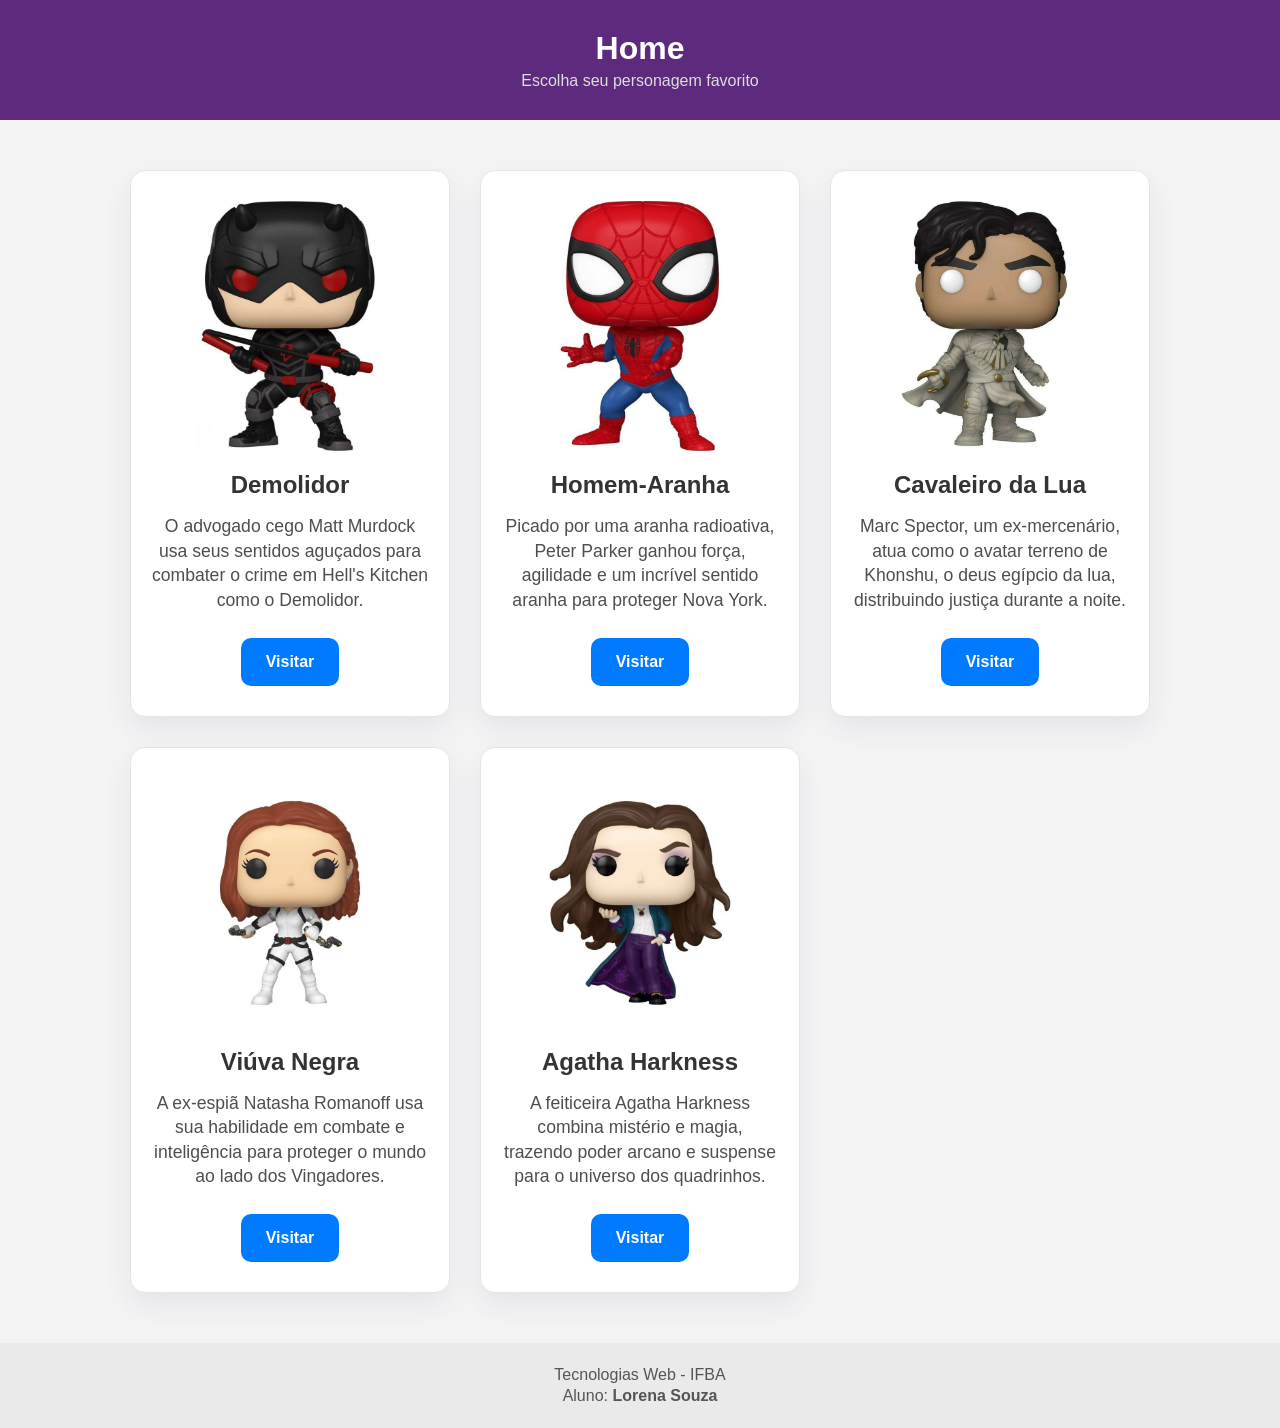
<file: atividade04/index.html>
<!DOCTYPE html>
<html lang="pt-br">
<head>
    <meta charset="UTF-8">
    <meta name="viewport" content="width=device-width, initial-scale=1.0">
    <title>Home - Personagens</title>
    <link rel="stylesheet" href="style.css">
</head>
<body>

    <header class="header">
        <h1>Home</h1>
        <p>Escolha seu personagem favorito</p>
    </header>

    <main class="cards-container">
        <div class="card">
            <img src="img/daredevil.jpeg" alt="Demolidor" class="card-img">
            <h2 class="card-title">Demolidor</h2>
            <p class="card-text">O advogado cego Matt Murdock usa seus sentidos aguçados para combater o crime em Hell's Kitchen como o Demolidor.</p>
            <a href="https://www.funko.com.br" target="_blank" class="card-btn">Visitar</a>
        </div>

        <div class="card">
            <img src="img/spider.jpg" alt="Homem-Aranha" class="card-img">
            <h2 class="card-title">Homem-Aranha</h2>
            <p class="card-text">Picado por uma aranha radioativa, Peter Parker ganhou força, agilidade e um incrível sentido aranha para proteger Nova York.</p>
            <a href="https://www.funko.com.br" target="_blank" class="card-btn">Visitar</a>
        </div>

        <div class="card">
            <img src="img/moonknight.jpg" alt="Cavaleiro da Lua" class="card-img">
            <h2 class="card-title">Cavaleiro da Lua</h2>
            <p class="card-text">Marc Spector, um ex-mercenário, atua como o avatar terreno de Khonshu, o deus egípcio da lua, distribuindo justiça durante a noite.</p>
            <a href="https://www.funko.com.br" target="_blank" class="card-btn">Visitar</a>
        </div>

        <div class="card">
            <img src="img/widow.jpg" alt="Viúva Negra" class="card-img">
            <h2 class="card-title">Viúva Negra</h2>
            <p class="card-text">A ex-espiã Natasha Romanoff usa sua habilidade em combate e inteligência para proteger o mundo ao lado dos Vingadores.</p>
            <a href="https://www.funko.com.br" target="_blank" class="card-btn">Visitar</a>
        </div>

        <div class="card">
            <img src="img/agatha.jpg" alt="Agatha Harkness" class="card-img">
            <h2 class="card-title">Agatha Harkness</h2>
            <p class="card-text">A feiticeira Agatha Harkness combina mistério e magia, trazendo poder arcano e suspense para o universo dos quadrinhos.</p>
            <a href="https://www.funko.com.br" target="_blank" class="card-btn">Visitar</a>
        </div>
    </main>

    <footer class="footer">
        <p>Tecnologias Web - IFBA</p>
        <p>Aluno: <strong>Lorena Souza</strong></p>
    </footer>

</body>
</html>
</file>
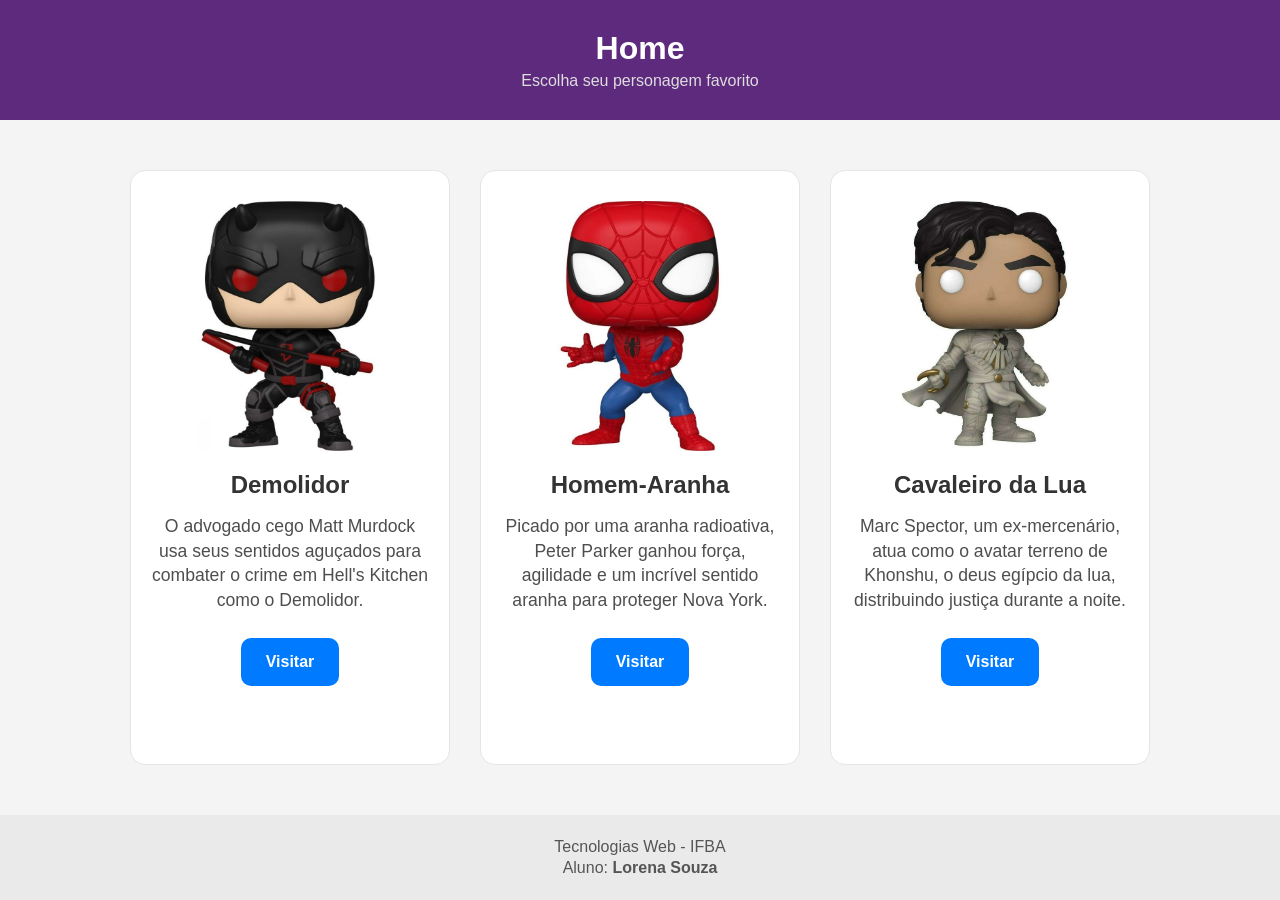
<file: atividadeCSS/index.html>
<!DOCTYPE html>
<html lang="pt-br">
<head>
    <meta charset="UTF-8">
    <meta name="viewport" content="width=device-width, initial-scale=1.0">
    <title>Home - Personagens</title>
    <link rel="stylesheet" href="style.css">
</head>
<body>

    <header class="header">
        <h1>Home</h1>
        <p>Escolha seu personagem favorito</p>
    </header>

    <main class="cards-container">
        <div class="card">
            <img src="../atividadeCSS/img/daredevil.jpeg" alt="Demolidor" class="card-img">
            <h2 class="card-title">Demolidor</h2>
            <p class="card-text">O advogado cego Matt Murdock usa seus sentidos aguçados para combater o crime em Hell's Kitchen como o Demolidor.</p>
            <a href="https://www.funko.com.br" target="_blank" class="card-btn">Visitar</a>
        </div>

        <div class="card">
            <img src="../atividadeCSS/img/spider.jpg" alt="Homem-Aranha" class="card-img">
            <h2 class="card-title">Homem-Aranha</h2>
            <p class="card-text">Picado por uma aranha radioativa, Peter Parker ganhou força, agilidade e um incrível sentido aranha para proteger Nova York.</p>
            <a href="https://www.funko.com.br" target="_blank" class="card-btn">Visitar</a>
        </div>

        <div class="card">
            <img src="../atividadeCSS/img/moonknight2.jpg" alt="Cavaleiro da Lua" class="card-img">
            <h2 class="card-title">Cavaleiro da Lua</h2>
            <p class="card-text">Marc Spector, um ex-mercenário, atua como o avatar terreno de Khonshu, o deus egípcio da lua, distribuindo justiça durante a noite.</p>
            <a href="https://www.funko.com.br" target="_blank" class="card-btn">Visitar</a>
        </div>
    </main>

    <footer class="footer">
        <p>Tecnologias Web - IFBA</p>
        <p>Aluno: <strong>Lorena Souza</strong></p>
    </footer>

</body>
</html>
</file>
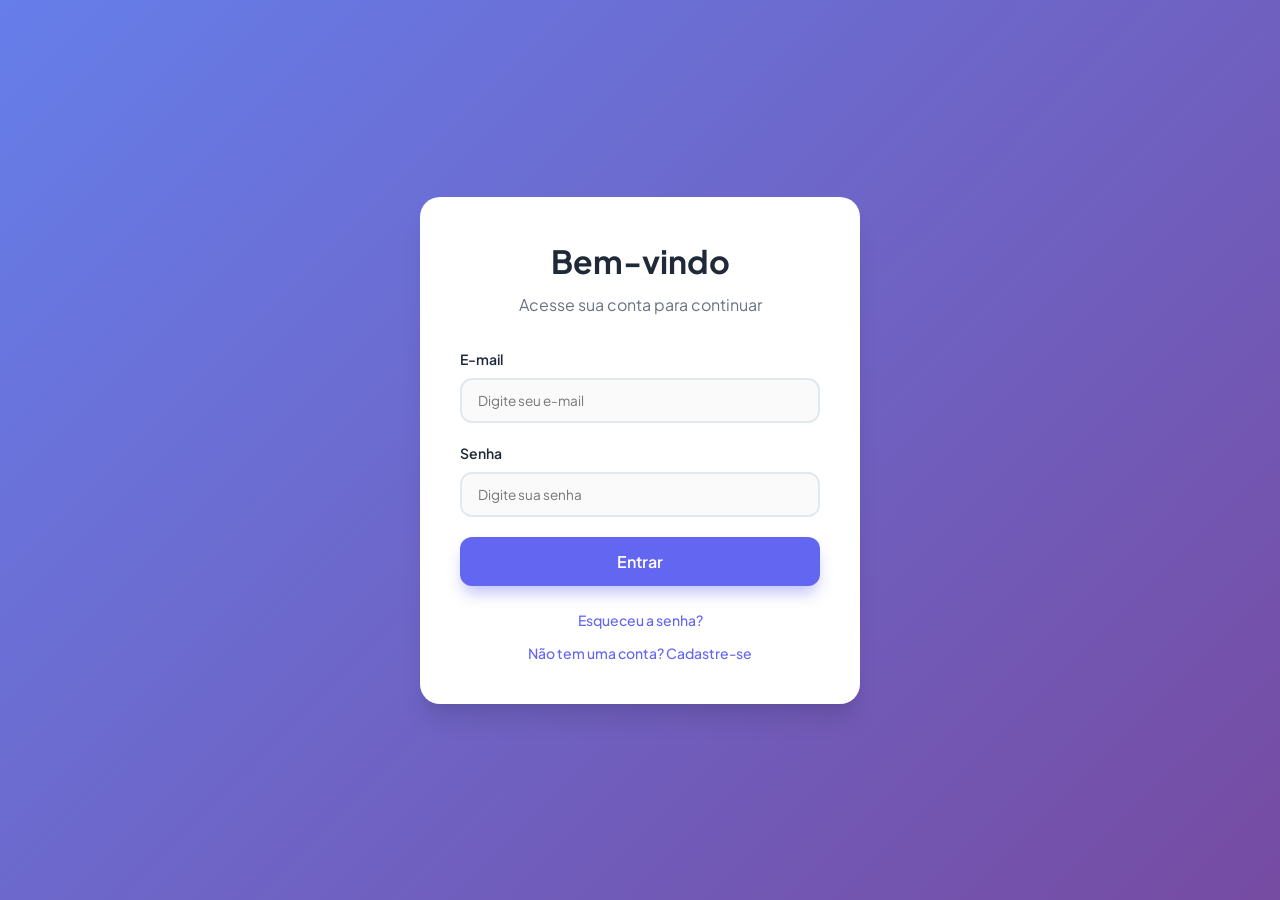
<file: atividadeJS/index.html>
<!DOCTYPE html>
<html lang="pt-BR">
<head>
  <meta charset="UTF-8">
  <meta name="viewport" content="width=device-width, initial-scale=1.0">
  <title>Login</title>
  <link rel="stylesheet" href="style.css">
  <script>
    if (sessionStorage.getItem('token') === 'jwt123') {
      window.location.href = 'dashboard.html';
    }
  </script>
</head>

<body>
  <div class="auth-wrapper">
    <main class="auth-card" id="login-container">
      <div class="auth-header">
        <h1>Bem-vindo</h1>
        <p>Acesse sua conta para continuar</p>
      </div>
      
      <div id="error-box" class="error-message" role="alert">
        Usuário ou senha incorretos. Tente novamente!
      </div>

      <form id="login-form" novalidate>
        <div class="form-group">
          <label for="email">E-mail</label>
          <div class="input-wrapper">
            <input 
              type="text" 
              id="email" 
              class="form-input" 
              placeholder="Digite seu e-mail" 
              required
              autocomplete="username"
            >
          </div>
        </div>

        <div class="form-group">
          <label for="password">Senha</label>
          <div class="input-wrapper">
            <input 
              type="password" 
              id="password" 
              class="form-input" 
              placeholder="Digite sua senha" 
              required
              autocomplete="current-password"
            >
          </div>
        </div>

        <button type="submit" id="btn-entrar" class="btn-primary">Entrar</button>
      </form>

      <nav class="auth-links" aria-label="Opções alternativas de login">
        <a href="#">Esqueceu a senha?</a>
        <a href="cadastro.html" id="link-register">Não tem uma conta? Cadastre-se</a>
      </nav>
    </main>
  </div>

  <div class="toast-container" id="toast-container"></div>

  <script src="login.js"></script>
</body>
</html>
</file>
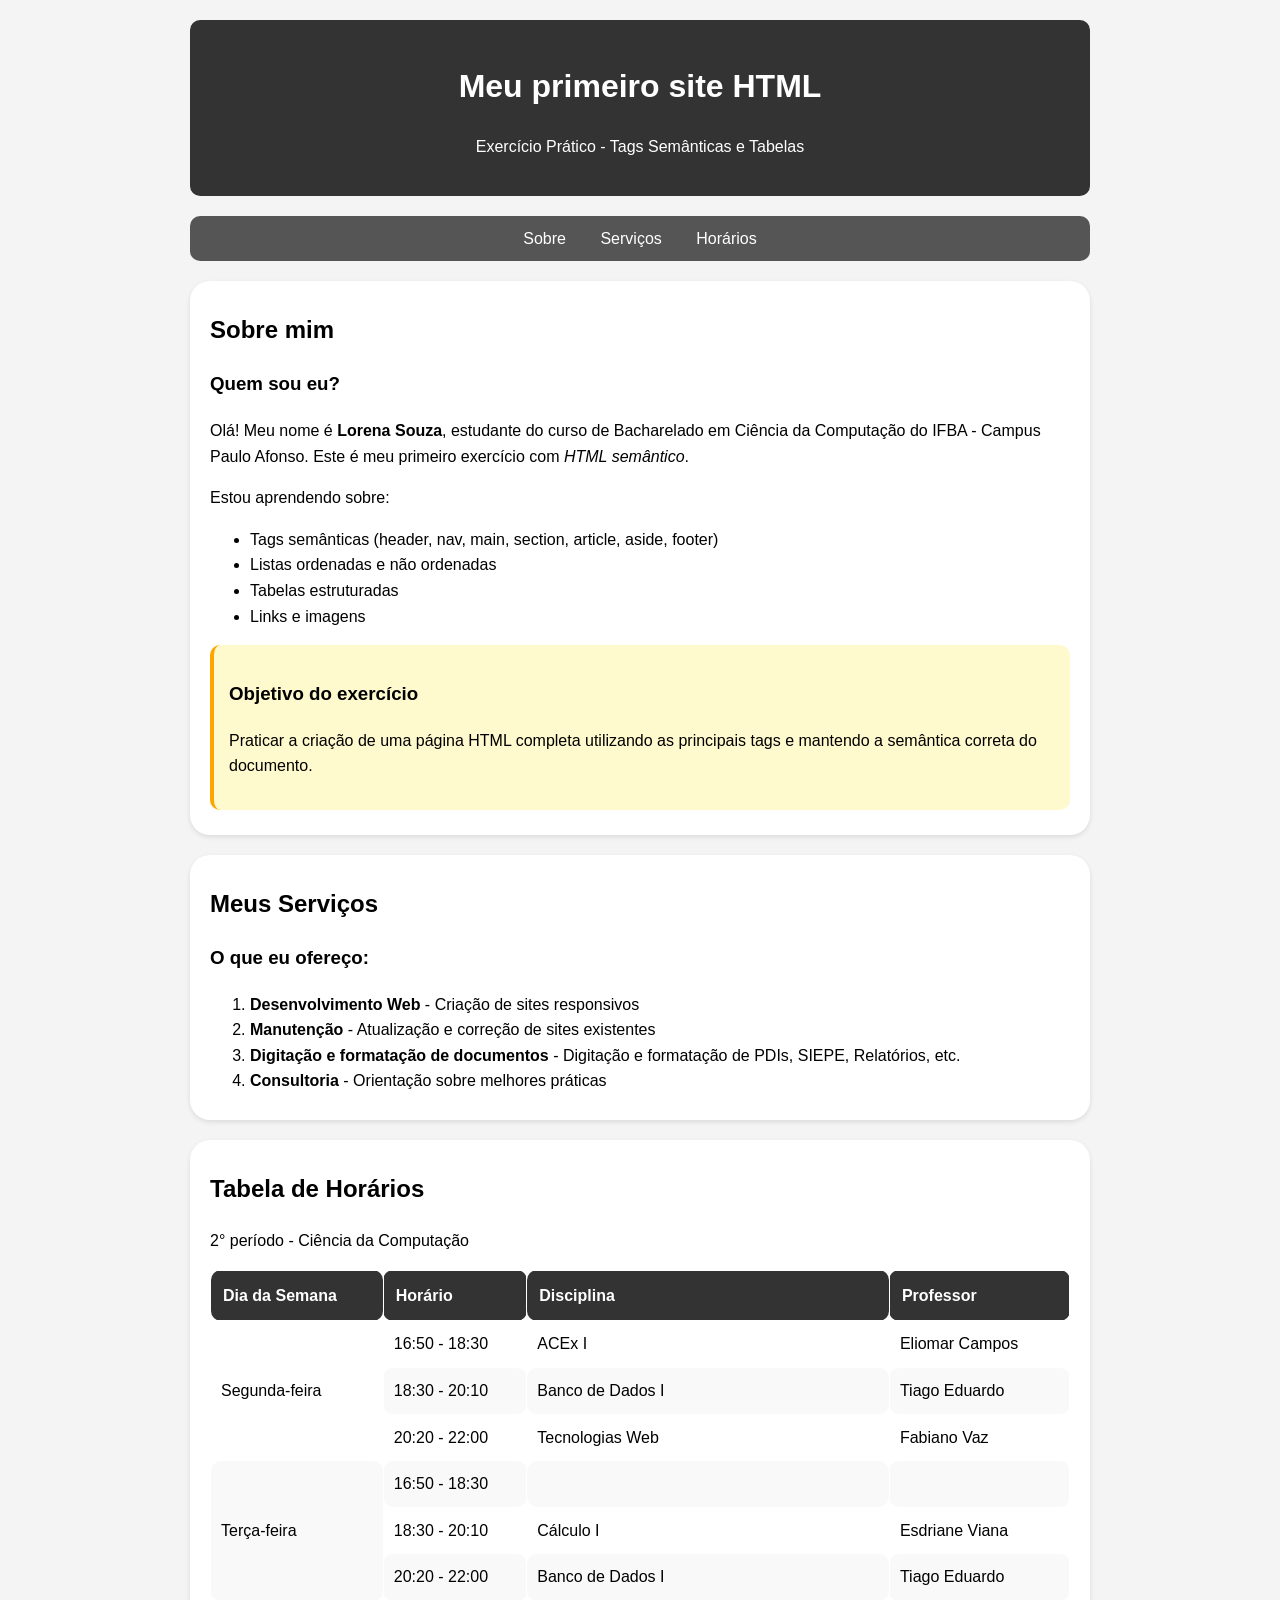
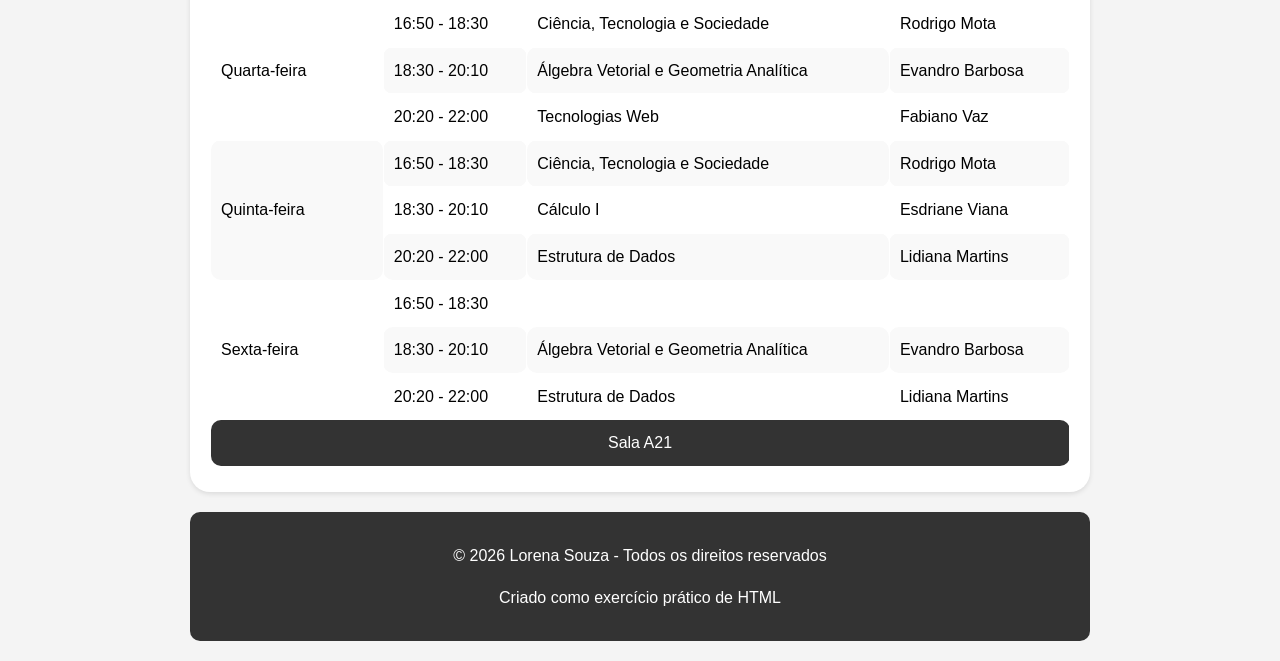
<file: exercicio1/index.html>
<!DOCTYPE html>
<html lang="pt-BR">
<head>
    <meta charset="UTF-8">
    <meta name="viewport" content="width=device-width, initial-scale=1.0">
    <title>Exercício Prático - HTML Básico</title>
    <style>
        body {
            font-family: Arial, sans-serif;
            line-height: 1.6;
            max-width: 900px;
            margin: 0 auto;
            padding: 20px;
            background-color: #f4f4f4;
        }
        header {
            background-color: #333;
            color: white;
            padding: 20px;
            text-align: center;
            border-radius: 10px;
        }
        nav {
            background-color: #555;
            padding: 10px;
            margin: 20px 0;
            border-radius: 10px;
            text-align: center;
            
        }
        nav a {
            color: white;
            text-decoration: none;
            margin: 0 15px;
        }
        nav a:hover {
            text-decoration: underline;
        }
        section {
            background-color: white;
            padding: 10px 20px;
            margin: 20px 0;
            border-radius: 20px;
            box-shadow: 0 2px 5px rgba(0,0,0,0.1);
        }
        table {
            width: 100%;
            border-collapse: collapse;
            margin: 15px 0;
        }
        table, th, td {
            border: 1px solid #fff;
            border-radius: 10px;
        }
        th {
            background-color: #333;
            color: white;
            padding: 12px;
            text-align: left;
        }
        td {
            padding: 10px;
        }
        tr:nth-child(even) {
            background-color: #f9f9f9;
        }
        tfoot {
            background-color: #333;
            color: white;
            text-align: center;
            padding: 15px;
            border-radius: 10px;
        }
        footer {
            background-color: #333;
            color: white;
            text-align: center;
            padding: 15px;
            margin-top: 20px;
            border-radius: 10px;
        }
        .destaque {
            background-color: #fffacd;
            padding: 15px;
            border-left: 4px solid #ffa500;
            margin: 15px 0;
            border-radius: 10px;
        }
        img {
            max-width: 100%;
            height: auto;
            border-radius: 5px;
        }
    </style>
</head>
<body>
    <header>
        <h1>Meu primeiro site HTML</h1>
        <p>Exercício Prático - Tags Semânticas e Tabelas</p>
    </header>

    <nav>
        <a href="#sobre">Sobre</a>
        <a href="#servicos">Serviços</a>
        <a href="#horarios">Horários</a>
    </nav>

    <section>
        <div id="sobre">
            <h2>Sobre mim</h2>
            <h3>Quem sou eu?</h3>
            <p>Olá! Meu nome é <b>Lorena Souza</b>, estudante do curso de Bacharelado em Ciência da Computação do IFBA - Campus Paulo Afonso. Este é meu primeiro exercício com <em>HTML semântico</em>.</p>
            <p>Estou aprendendo sobre:</p>
            <ul>
                <li>Tags semânticas (header, nav, main, section, article, aside, footer)</li>
                <li>Listas ordenadas e não ordenadas</li>
                <li>Tabelas estruturadas</li>
                <li>Links e imagens</li>
            </ul>
            <div class="destaque">
                <h3>Objetivo do exercício</h3>
                <p>Praticar a criação de uma página HTML completa utilizando as principais tags e mantendo a semântica correta do documento.</p>
            </div>
        </div>
    </section>
            
    <section>
        <div id="servicos">
            <h2>Meus Serviços</h2>
            <h3>O que eu ofereço:</h3>
            <ol>
                <li><b>Desenvolvimento Web</b> - Criação de sites responsivos</li>
                <li><b>Manutenção</b> - Atualização e correção de sites existentes</li>
                <li><b>Digitação e formatação de documentos</b> - Digitação e formatação de PDIs, SIEPE, Relatórios, etc.</li>
                <li><b>Consultoria</b> - Orientação sobre melhores práticas</li>
            </ol>
        </div>
    </section>
            
    <section>
        <div id="horarios">
            <h2>Tabela de Horários</h2>
            <p>2° período - Ciência da Computação</p>
                    
            <table>
                <thead>
                    <tr>
                        <th>Dia da Semana</th>
                        <th>Horário</th>
                        <th>Disciplina</th>
                        <th>Professor</th>
                    </tr>
                </thead>
                <tbody>
                    <tr>
                        <td rowspan="3">Segunda-feira</td>
                        <td>16:50 - 18:30</td>
                        <td>ACEx I</td>
                        <td>Eliomar Campos</td>
                    </tr>
                    <tr>
                        <td>18:30 - 20:10</td>
                        <td>Banco de Dados I</td>
                        <td>Tiago Eduardo</td>
                    </tr>
                    <tr>
                        <td>20:20 - 22:00</td>
                        <td>Tecnologias Web</td>
                        <td>Fabiano Vaz</td>
                    </tr>
                    <tr>
                        <td rowspan="3">Terça-feira</td>
                        <td>16:50 - 18:30</td>
                        <td> </td>
                        <td> </td>
                    </tr>
                    <tr>
                        <td>18:30 - 20:10</td>
                        <td>Cálculo I</td>
                        <td>Esdriane Viana</td>
                    </tr>
                    <tr>
                        <td>20:20 - 22:00</td>
                        <td>Banco de Dados I</td>
                        <td>Tiago Eduardo</td>
                    </tr>
                    <tr>
                        <td rowspan="3">Quarta-feira</td>
                        <td>16:50 - 18:30</td>
                        <td>Ciência, Tecnologia e Sociedade</td>
                        <td>Rodrigo Mota</td>
                    </tr>
                    <tr>
                        <td>18:30 - 20:10</td>
                        <td>Álgebra Vetorial e Geometria Analítica</td>
                        <td>Evandro Barbosa</td>
                    </tr>
                    <tr>
                        <td>20:20 - 22:00</td>
                        <td>Tecnologias Web</td>
                        <td>Fabiano Vaz</td>
                    </tr>
                    <tr>
                        <td rowspan="3">Quinta-feira</td>
                        <td>16:50 - 18:30</td>
                        <td>Ciência, Tecnologia e Sociedade</td>
                        <td>Rodrigo Mota</td>
                    </tr>
                    <tr>
                        <td>18:30 - 20:10</td>
                        <td>Cálculo I</td>
                        <td>Esdriane Viana</td>
                    </tr>
                    <tr>
                        <td>20:20 - 22:00</td>
                        <td>Estrutura de Dados</td>
                        <td>Lidiana Martins</td>
                    </tr>
                    <tr>
                        <td rowspan="3">Sexta-feira</td>
                        <td>16:50 - 18:30</td>
                        <td> </td>
                        <td> </td>
                    </tr>
                    <tr>
                        <td>18:30 - 20:10</td>
                        <td>Álgebra Vetorial e Geometria Analítica</td>
                        <td>Evandro Barbosa</td>
                    </tr>
                    <tr>
                        <td>20:20 - 22:00</td>
                        <td>Estrutura de Dados</td>
                        <td>Lidiana Martins</td>
                    </tr>
                </tbody>
                <tfoot>
                    <tr>
                        <td colspan="4">Sala A21</td>
                    </tr>
                </tfoot>
            </table>
        </div>
    </section>

    <footer>
        <p>&copy; 2026 Lorena Souza - Todos os direitos reservados</p>
        <p>Criado como exercício prático de HTML</p>
    </footer>
</body>
</html>
</file>
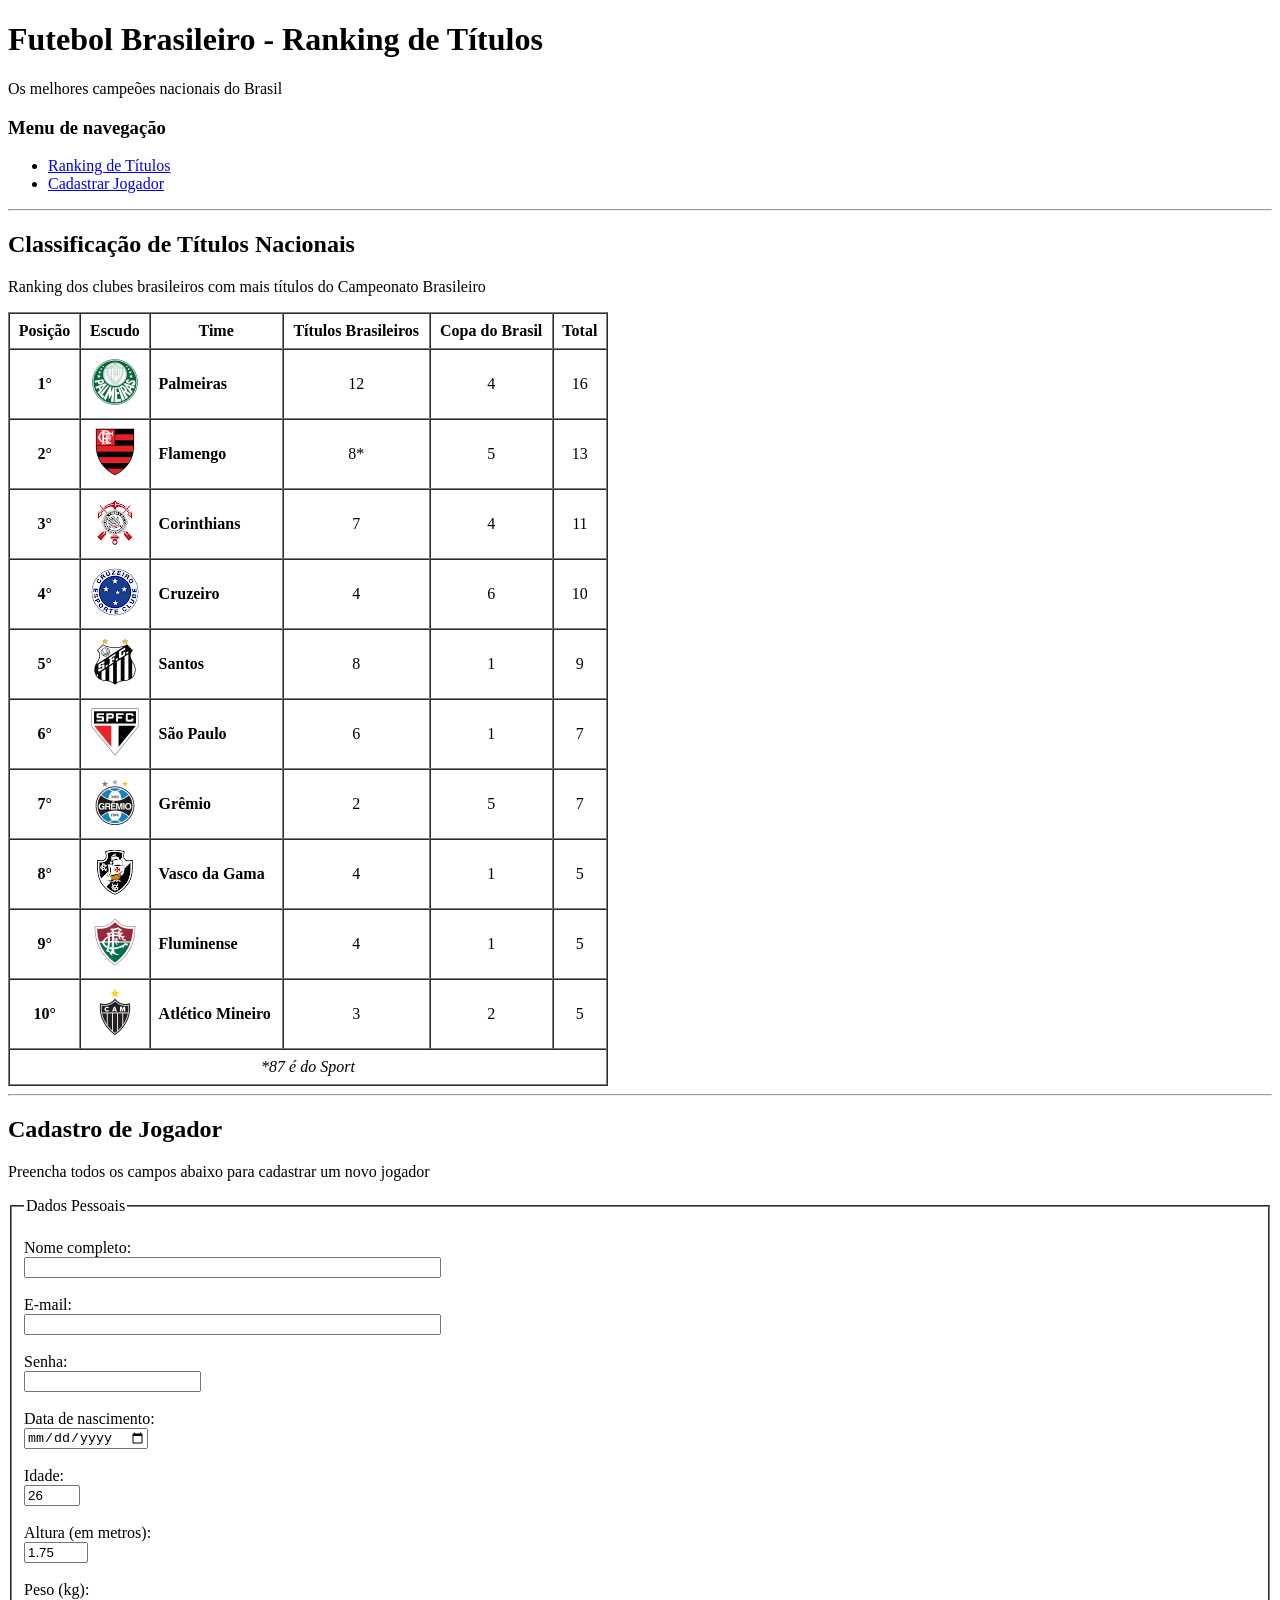
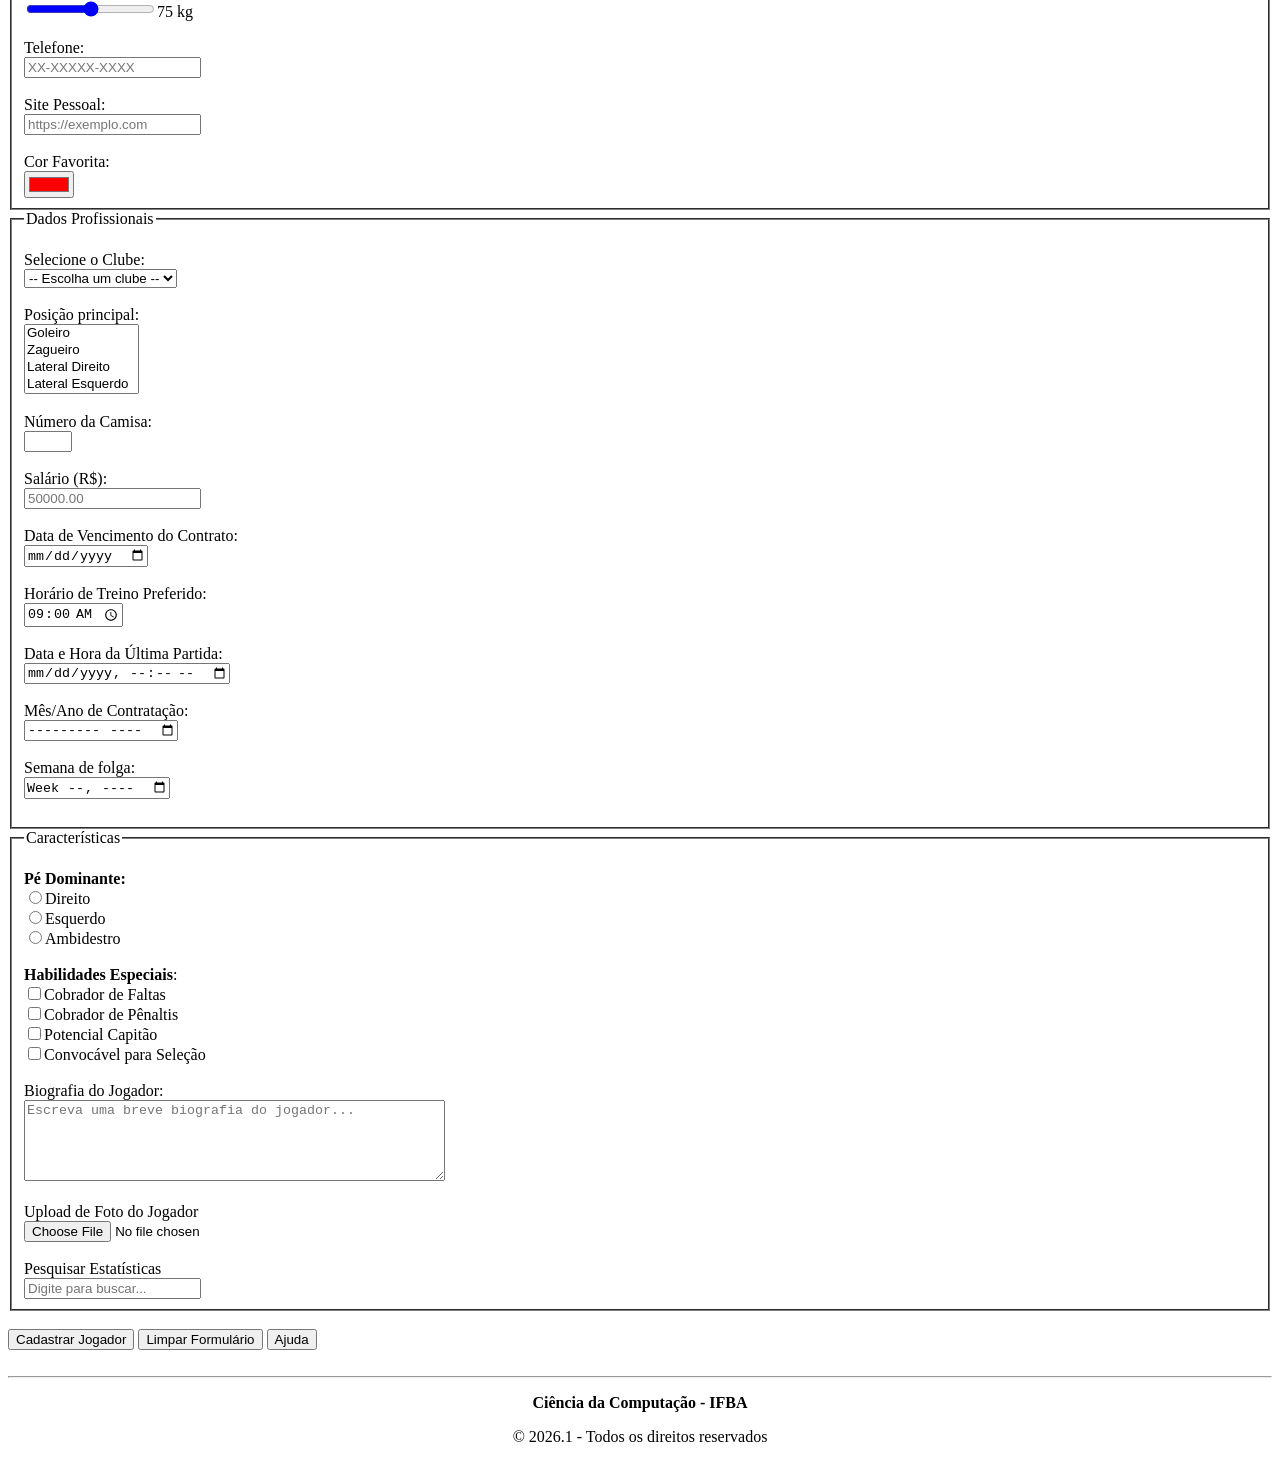
<file: praticaLaboral/index.html>
<!-- professor, percebi que a fonte no vídeo é diferente da minha, que mostra no navegador,
 não sei se é uma configuração já do seu navegador a fonte diferente, entao como o senhor disse
 que usou apenas HTML, resolvi deixar como está -->
<!DOCTYPE html>
<html lang="pt-BR">
<head>
    <meta charset="UTF-8">
    <meta name="viewport" content="width=device-width, initial-scale=1.0">
    <title>Futebol Brasileiro - Ranking de Títulos</title>
</head>
<body>
    <header>
        <h1>Futebol Brasileiro - Ranking de Títulos</h1>
        <p>Os melhores campeões nacionais do Brasil</p>
    </header>

    <nav>
        <h3>Menu de navegação</h3>  
        <ul>
            <li><a href="#ranking">Ranking de Títulos</a></li>
            <li><a href="#cadastro">Cadastrar Jogador</a></li>
        </ul>
    </nav>
    <hr>

    <section>
        <div id="ranking">
            <h2>Classificação de Títulos Nacionais</h2>
            <p>Ranking dos clubes brasileiros com mais títulos do Campeonato Brasileiro</p>
            <table border="1" cellspacing="0" cellpadding="8" width="600">
                <thead>
                    <tr>
                        <th>Posição</th>
                        <th>Escudo</th>
                        <th>Time</th>
                        <th>Títulos Brasileiros</th>
                        <th>Copa do Brasil</th>
                        <th>Total</th>
                    </tr>
                </thead>
                <tbody>
                    <tr align="center">
                        <td><strong>1°</strong></td>
                        <td><img src="../praticaLaboral/img/maiorCampeao.png" alt="Escudo do Palmeiras"></td>
                        <td align="left"><strong>Palmeiras</strong></td>
                        <td>12</td>
                        <td>4</td>
                        <td>16</td>
                    </tr>
                    <tr align="center">
                        <td><strong>2°</strong></td>
                        <td><img src="../praticaLaboral/img/time2.png" alt="Escudo do Flamengo"></td>
                        <td align="left"><strong>Flamengo</strong></td>
                        <td>8*</td>
                        <td>5</td>
                        <td>13</td>
                    </tr>
                    <tr align="center">
                        <td><strong>3°</strong></td>
                        <td><img style="transform: rotate(180deg);" src="../praticaLaboral/img/time3.png" alt="Escudo do Corinthians"></td>
                        <td align="left"><strong>Corinthians</strong></td>
                        <td>7</td>
                        <td>4</td>
                        <td>11</td>
                    </tr>
                    <tr align="center">
                        <td><strong>4°</strong></td>
                        <td><img src="../praticaLaboral/img/time4.png" alt="Escudo do Cruzeiro"></td>
                        <td align="left"><strong>Cruzeiro</strong></td>
                        <td>4</td>
                        <td>6</td>
                        <td>10</td>
                    </tr>
                    <tr align="center">
                        <td><strong>5°</strong></td>
                        <td><img src="../praticaLaboral/img/time5.png" alt="Escudo do Santos"></td>
                        <td align="left"><strong>Santos</strong></td>
                        <td>8</td>
                        <td>1</td>
                        <td>9</td>
                    </tr>
                    <tr align="center">
                        <td><strong>6°</strong></td>
                        <td><img src="../praticaLaboral/img/time7.png" alt="Escudo do São Paulo"></td>
                        <td align="left"><strong>São Paulo</strong></td>
                        <td>6</td>
                        <td>1</td>
                        <td>7</td>
                    </tr>
                    <tr align="center">
                        <td><strong>7°</strong></td>
                        <td><img src="../praticaLaboral/img/time6.png" alt="Escudo do Grêmio"></td>
                        <td align="left"><strong>Grêmio</strong></td>
                        <td>2</td>
                        <td>5</td>
                        <td>7</td>
                    </tr>
                    <tr align="center">
                        <td><strong>8°</strong></td>
                        <td><img src="../praticaLaboral/img/time9.png" alt="Escudo do Vasco da Gama"></td>
                        <td align="left"><strong>Vasco da Gama</strong></td>
                        <td>4</td>
                        <td>1</td>
                        <td>5</td>
                    </tr>
                    <tr align="center">
                        <td><strong>9°</strong></td>
                        <td><img src="../praticaLaboral/img/time10.png" alt="Escudo do Fluminense"></td>
                        <td align="left"><strong>Fluminense</strong></td>
                        <td>4</td>
                        <td>1</td>
                        <td>5</td>
                    </tr>
                    <tr align="center">
                        <td><strong>10°</strong></td>
                        <td><img src="../praticaLaboral/img/time8.png" alt="Escudo do Atlético Mineiro"></td>
                        <td align="left"><strong>Atlético Mineiro</strong></td>
                        <td>3</td>
                        <td>2</td>
                        <td>5</td>
                    </tr>
                </tbody>
                <tfoot>
                    <tr>
                        <td colspan="6" align="center"><em>*87 é do Sport</em></td>
                    </tr>
                </tfoot>
            </table>
            <hr>
        </div>
        
        <div id="cadastro">
            <h2>Cadastro de Jogador</h2>
            <p>Preencha todos os campos abaixo para cadastrar um novo jogador</p>
            <form>
                <fieldset style="border-color: gray;">
                    <legend>Dados Pessoais</legend><br>
                    
                    <label for="nome">Nome completo:</label><br>
                    <input type="text" id="nome" name="nome" size="50" required><br><br>
                
                    <label for="email">E-mail:</label><br>
                    <input type="email" id="email" name="email" size="50" required><br><br>

                    <label for="pwd">Senha:</label><br>
                    <input type="password" id="pwd" name="pwd" size="20" required><br><br>
                    
                    <label for="data">Data de nascimento:</label><br>
                    <input type="date" id="data" name="data" required><br><br>

                    <label for="idade">Idade:</label><br>
                    <input type="number" id="idade" name="idade" value="26" min="0" max="100" required><br><br>
                    
                    <label for="altura">Altura (em metros):</label><br>
                    <input type="number" id="altura" name="altura" value="1.75" min="0" max="3" step="0.01" required><br><br>
                    
                    <label for="peso">Peso (kg):</label><br>
                    <input type="range" id="peso" name="peso" min="0" max="100" required style="accent-color: blue;"><span class="info">75 kg</span><br><br>
                    
                    <label for="telefone">Telefone:</label><br>
                    <input type="tel" id="telefone" name="telefone" placeholder="XX-XXXXX-XXXX" required><br><br>
                    
                    <label for="site">Site Pessoal:</label><br>
                    <input type="url" id="site" name="site" placeholder="https://exemplo.com" required><br><br>

                    <label for="cor">Cor Favorita:</label><br>
                    <input type="color" id="cor" name="cor" value="#ff0000" required>
            </fieldset>
            
            <fieldset style="border-color: gray;">
                <legend>Dados Profissionais</legend><br>
                <label for="clube">Selecione o Clube:</label><br>
                <select name="clube" id="clube" required>
                    <option value="" disabled selected>-- Escolha um clube --</option>
                    <option value="">Palmeiras</option>
                    <option value="">Flamengo</option>
                    <option value="">Corinthians</option>
                    <option value="">Cruzeiro</option>
                    <option value="">Santos</option>
                    <option value="">São Paulo</option>
                    <option value="">Grêmio</option>
                    <option value="">Vasco da Gama</option>
                    <option value="">Fluminense</option>
                    <option value="">Atlético Mineiro</option>
                </select><br>
                <br>
                <label for="posicao">Posição principal:</label><br>
                <select name="posicao" id="posicao" size="4" required>
                    <option value="">Goleiro</option>
                    <option value="">Zagueiro</option>
                    <option value="">Lateral Direito</option>
                    <option value="">Lateral Esquerdo</option>
                    <option value="">Ala</option>
                    <option value="">Volante</option>
                    <option value="">Meia Central</option>
                    <option value="">Meia-Atacante</option>
                    <option value="">Meia Lateral</option>
                    <option value="">Ponta Esquerda</option>
                    <option value="">Ponta Direita</option>
                    <option value="">Centroavante</option>
                    <option value="">Segundo Atacante</option>
                </select>
                <br><br>
                <label for="numeroCamisa">Número da Camisa:</label><br>
                <input type="number" id="numeroCamisa" name="numeroCamisa" min="0" max="99" required><br><br>
                
                <label for="salario">Salário (R$):</label><br>
                <input type="number" id="salario" name="salario" placeholder="50000.00" step="1.00" required><br><br>
                
                <label for="dataVencimento">Data de Vencimento do Contrato:</label><br>
                <input type="date" id="dataVencimento" name="dataVencimento" required><br><br>

                <label for="horarioTreino">Horário de Treino Preferido:</label><br>
                <input type="time" id="horarioTreino" name="horarioTreino" value="09:00" required><br><br>

                <label for="dataHoraUltimaPartida">Data e Hora da Última Partida:</label><br>
                <input type="datetime-local" id="dataHoraUltimaPartida" name="dataHoraUltimaPartida" required><br><br>

                <label for="mesContratacao">Mês/Ano de Contratação:</label><br>
                <input type="month" id="mesContratacao" name="mesContratacao" required><br><br>

                <label for="semanaFolga">Semana de folga:</label><br>
                <input type="week" id="semanaFolga" name="semanaFolga" required><br><br>
            </fieldset>

            <fieldset style="border-color: gray;">
                <legend>Características</legend><br>
                
                <label for="peDominante"><strong>Pé Dominante:</strong></label><br>
                <input type="radio" id="peDominante" name="peDominante" style="accent-color: blue;" required><span>Direito</span><br>
                <input type="radio" id="peDominante" name="peDominante" style="accent-color: blue;" required><span>Esquerdo</span><br>
                <input type="radio" id="peDominante" name="peDominante" style="accent-color: blue;" required><span>Ambidestro</span><br>
                <br>
                <label for="habilidadeEspecial"><strong>Habilidades Especiais</strong>:</strong></label><br> <!-- deixei sem required aqui pq se não teria que marcar todas as caixinhas pra aceitar o form -->
                <input type="checkbox" id="habilidadeEspecial" name="habilidadeEspecial" style="accent-color: blue;"><span>Cobrador de Faltas</span><br>
                <input type="checkbox" id="habilidadeEspecial" name="habilidadeEspecial" style="accent-color: blue;"><span>Cobrador de Pênaltis</span><br>
                <input type="checkbox" id="habilidadeEspecial" name="habilidadeEspecial" style="accent-color: blue;"><span>Potencial Capitão</span><br>
                <input type="checkbox" id="habilidadeEspecial" name="habilidadeEspecial" style="accent-color: blue;"><span>Convocável para Seleção</span><br>
                <br>
                <label for="biografia">Biografia do Jogador:</label><br>
                <textarea id="biografia" name="biografia" rows="5" cols="50" placeholder="Escreva uma breve biografia do jogador..." required></textarea><br>
                <br>
                <label for="foto">Upload de Foto do Jogador</label><br>
                <input type="file" id="foto" name="foto" accept="image/*" required><br>
                <br>
                <label for="buscar">Pesquisar Estatísticas</label><br>
                <input type="search" id="buscar" name="buscar" placeholder="Digite para buscar..." required><br>
            </fieldset><br>

            <button type="submit">Cadastrar Jogador</button>
            <button type="reset">Limpar Formulário</button>
            <button>Ajuda</button>
            </form>
        </div>
    </section>
    <br><hr>
    <footer>
        <p align="center"><strong>Ciência da Computação - IFBA</strong></p>
        <p align="center">&copy; 2026.1 - Todos os direitos reservados</p>
    </footer>
</body>
</html>
</file>
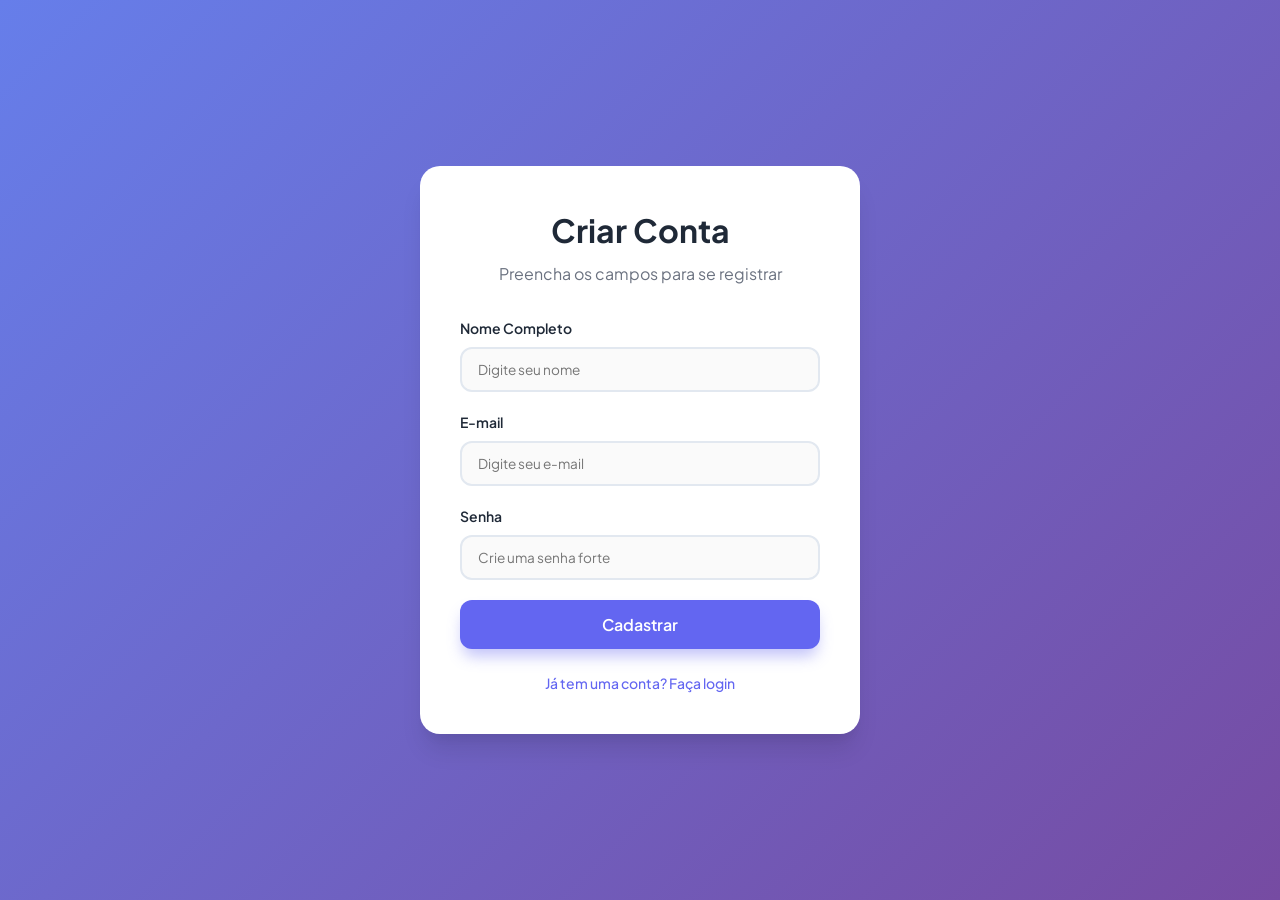
<file: atividadeJS/cadastro.html>
<!DOCTYPE html>
<html lang="pt-BR">
<head>
  <meta charset="UTF-8">
  <meta name="viewport" content="width=device-width, initial-scale=1.0">
  <title>Cadastro — Painel Admin</title>
  <link rel="stylesheet" href="style.css">
  <script>
    if (sessionStorage.getItem('token') === 'jwt123') {
      window.location.href = 'dashboard.html';
    }
  </script>
</head>
<body>
  <div class="auth-wrapper">
    <main class="auth-card" id="cadastro-container">
      <div class="auth-header">
        <h1>Criar Conta</h1>
        <p>Preencha os campos para se registrar</p>
      </div>

      <div id="error-box" class="error-message" role="alert"></div>

      <form id="register-form" novalidate>
        <div class="form-group">
          <label for="reg-name">Nome Completo</label>
          <div class="input-wrapper">
            <input 
              type="text" 
              id="reg-name" 
              class="form-input" 
              placeholder="Digite seu nome" 
              required
              autocomplete="name"
            >
          </div>
        </div>

        <div class="form-group">
          <label for="reg-email">E-mail</label>
          <div class="input-wrapper">
            <input 
              type="email" 
              id="reg-email" 
              class="form-input" 
              placeholder="Digite seu e-mail" 
              required
              autocomplete="email"
            >
          </div>
        </div>

        <div class="form-group">
          <label for="reg-password">Senha</label>
          <div class="input-wrapper">
            <input 
              type="password" 
              id="reg-password" 
              class="form-input" 
              placeholder="Crie uma senha forte" 
              required
              autocomplete="new-password"
            >
          </div>
        </div>

        <button type="submit" id="btn-cadastrar" class="btn-primary">Cadastrar</button>
      </form>

      <nav class="auth-links" aria-label="Voltar para login">
        <a href="index.html" id="link-login">Já tem uma conta? Faça login</a>
      </nav>
    </main>
  </div>

  <div class="toast-container" id="toast-container"></div>

  <script src="login.js"></script>
</body>
</html>
</file>
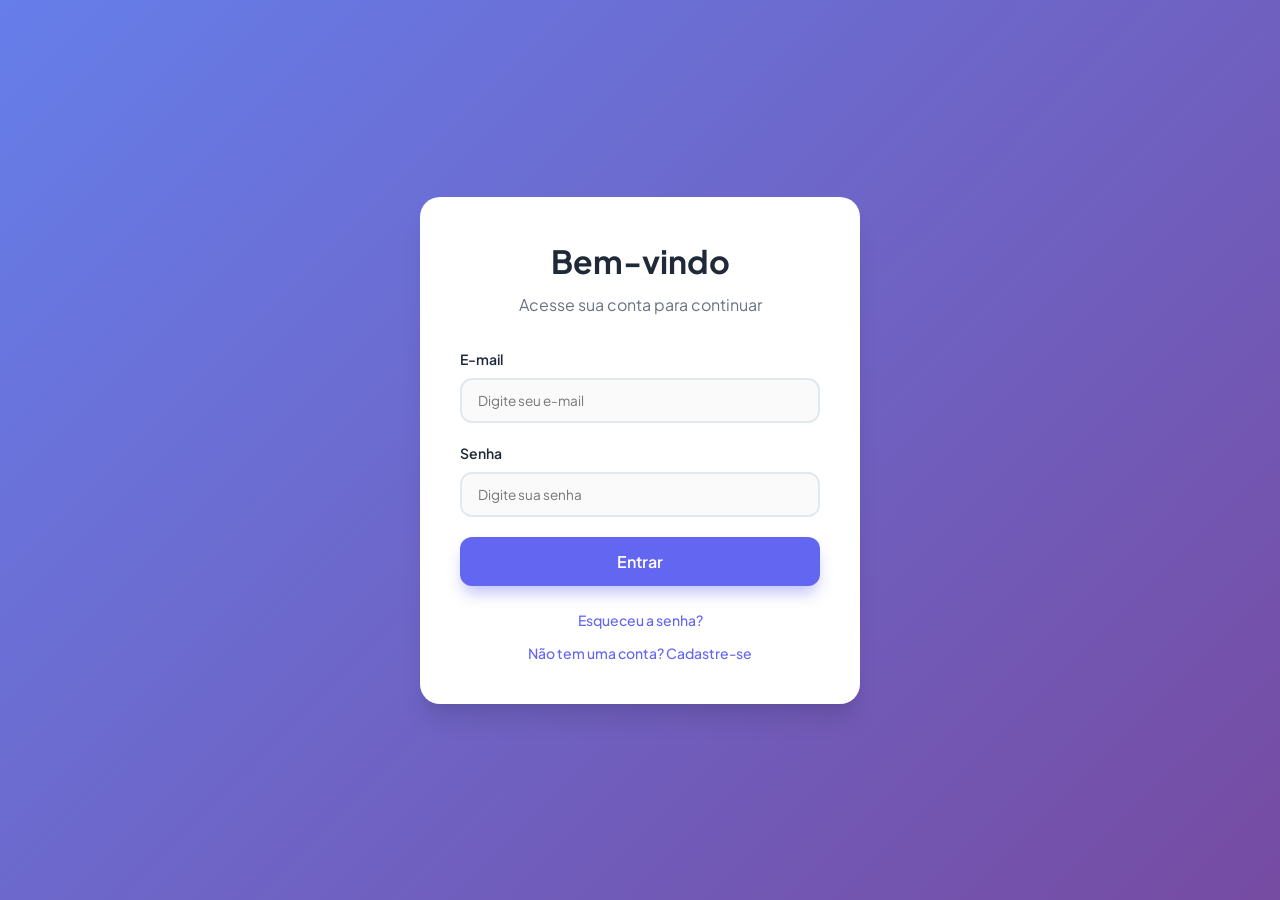
<file: atividadeJS/dashboard.html>
<!DOCTYPE html>
<html lang="pt-BR">
<head>
  <meta charset="UTF-8">
  <meta name="viewport" content="width=device-width, initial-scale=1.0">
  <title>Dashboard</title>
  <link rel="stylesheet" href="style.css">
  
  <script>
    if (sessionStorage.getItem('token') !== 'jwt123') {
      window.location.href = 'index.html';
    }
  </script>
</head>

<body class="dashboard-layout">
  <header class="dashboard-header">
    <div class="header-container">
      <div class="title">
        <span>Dashboard</span>
      </div>

      <div class="user-profile">
        <div class="user-info">
          <span class="user-name" id="user-display-name">Admin</span>
          <span class="user-role">Administrador</span>
        </div>
        <button id="btn-logout" class="btn-logout" aria-label="Sair do painel">
          <span>Sair</span>
          <svg xmlns="http://www.w3.org/2000/svg" width="16" height="16" viewBox="0 0 24 24" fill="none" stroke="currentColor" stroke-width="2" stroke-linecap="round" stroke-linejoin="round"><path d="M9 21H5a2 2 0 0 1-2-2V5a2 2 0 0 1 2-2h4"></path><polyline points="16 17 21 12 16 7"></polyline><line x1="21" y1="12" x2="9" y2="12"></line></svg>
        </button>
      </div>
    </div>
  </header>

  <main class="dashboard-main">
    <section class="dashboard-hero">
      <h2>Painel de Controle</h2>
      <p>Gerencie seus cartões informativos em tempo real. Adicione novos elementos, carregue dados dinamicamente e remova itens conforme necessário.</p>
    </section>

    <section class="dashboard-toolbar">
      <div class="section-title">
        <span>Cartões Registrados</span>
        <span class="badge" id="cards-count">0</span>
      </div>
      
      <button id="btn-add-card" class="btn-add" aria-label="Adicionar novo cartão">
        <svg xmlns="http://www.w3.org/2000/svg" width="18" height="18" viewBox="0 0 24 24" fill="none" stroke="currentColor" stroke-width="2" stroke-linecap="round" stroke-linejoin="round"><line x1="12" y1="5" x2="12" y2="19"></line><line x1="5" y1="12" x2="19" y2="12"></line></svg>
        <span>ADD</span>
      </button>
    </section>

    <section class="cards-grid" id="cards-container" aria-live="polite">
    </section>

  </main>

  <div id="add-card-modal" class="modal-overlay" role="dialog" aria-modal="true" aria-labelledby="modal-title">
    <div class="modal-content">
      <div class="modal-header">
        <h3 id="modal-title">Adicionar Novo Card</h3>
      </div>
      <form id="add-card-form" novalidate>
        <div class="form-group">
          <label for="card-title-input">Título do Card</label>
          <div class="input-wrapper">
            <input 
              type="text" 
              id="card-title-input" 
              class="form-input" 
              placeholder="Ex: Tarefas do Dia" 
              required
              style="padding-left: 16px;"
            >
          </div>
        </div>
        <div class="form-group">
          <label for="card-desc-input">Descrição</label>
          <div class="input-wrapper">
            <textarea 
              id="card-desc-input" 
              class="form-input" 
              placeholder="Ex: Detalhamento sobre os novos cards criados dinamicamente no sistema." 
              required
              style="padding-left: 16px; min-height: 100px; resize: vertical;"
            ></textarea>
          </div>
        </div>
        <div class="modal-footer">
          <button type="button" id="btn-cancel-add" class="btn-secondary">Cancelar</button>
          <button type="submit" class="btn-primary" style="width: auto;">Adicionar</button>
        </div>
      </form>
    </div>
  </div>
  
  <div class="toast-container" id="toast-container"></div>

  <script src="dashboard.js"></script>
</body>
</html>
</file>
<file: atividade04/style.css>
* {
    margin: 0;
    padding: 0;
    box-sizing: border-box;
    font-family: Arial, Helvetica, sans-serif;
}

body {
    background-color: #f4f4f4; 
    display: flex;
    flex-direction: column;
    min-height: 100vh;
}

.header {
    background-color: #5e2a7e; 
    color: white;
    text-align: center;
    padding: 30px 0;
}

.header h1 {
    margin-bottom: 5px;
}

.header p {
    color: #dddddd;
}

.cards-container {
    display: grid;
    grid-template-columns: repeat(3, 1fr);
    gap: 30px;
    padding: 50px 20px;
    margin: 0 auto;
    flex: 1;
    justify-items: center;
}

.card {
    background-color: white;
    border-radius: 15px;
    padding: 30px 20px;
    max-width: 320px;
    display: flex;
    flex-direction: column;
    align-items: center;
    text-align: center;
    border: 1px solid #e5e5e6;
    box-shadow: 0 12px 28px rgba(64, 43, 109, 0.08);
    transform: translateY(40px);
    opacity: 0;
    animation: fadeUp 0.7s ease forwards;
    transition: transform 0.3s ease, box-shadow 0.3s ease;
}

.card:nth-child(1) { animation-delay: 0.1s; }
.card:nth-child(2) { animation-delay: 0.2s; }
.card:nth-child(3) { animation-delay: 0.3s; }
.card:nth-child(4) { animation-delay: 0.4s; }
.card:nth-child(5) { animation-delay: 0.5s; }

.card:hover {
    transform: translateY(-8px) scale(1.01) !important;
    box-shadow: 0 24px 50px rgba(64, 43, 109, 0.18);
}

.card-img {
    width: 100%;
    height: 250px;
    object-fit: contain;
    margin-bottom: 20px;
}

.card-title {
    color: #333;
    margin-bottom: 15px;
}

.card-text {
    font-size: 1.1rem;
    color: #4e4e4e;
    line-height: 1.4;
    margin-bottom: 25px;
}

.card-btn {
    background-color: #007bff;
    color: white;
    border: none;
    border-radius: 10px;
    padding: 15px 25px;
    font-size: 1rem;
    font-weight: bold;
    cursor: pointer;
    transition: background-color 0.3s ease, transform 0.3s ease;
    text-decoration: none;
    display: inline-block;
    text-align: center;
    margin-top: auto;
}

.card-btn:hover {
    background-color: #0056b3;
    transform: translateY(-2px);
}

.footer {
    background-color: #eaeaea;
    color: #555;
    text-align: center;
    padding: 20px 0;
}

.footer p {
    margin: 3px 0;
}

@keyframes fadeUp {
    to {
        transform: translateY(0);
        opacity: 1;
    }
}

@media (max-width: 980px) {
    .cards-container {
        grid-template-columns: repeat(2, 1fr);
    }
}

@media (max-width: 680px) {
    .cards-container {
        grid-template-columns: 1fr;
    }
}
</file>
<file: atividadeCSS/style.css>
* {
    margin: 0;
    padding: 0;
    box-sizing: border-box;
    font-family: Arial, Helvetica, sans-serif;
}

body {
    background-color: #f4f4f4; 
    display: flex;
    flex-direction: column;
    min-height: 100vh;
}

.header {
    background-color: #5e2a7e; 
    color: white;
    text-align: center;
    padding: 30px 0;
}

.header h1 {
    margin-bottom: 5px;
}

.header p {
    color: #dddddd;
}

.cards-container {
    display: flex;
    justify-content: center;
    gap: 30px;
    padding: 50px 20px;
    flex-wrap: wrap;
    flex: 1;
}

.card {
    background-color: white;
    border-radius: 15px;
    padding: 30px 20px;
    width: 320px;
    display: flex;
    flex-direction: column;
    align-items: center;
    text-align: center;
    border: 1px solid #e5e5e6;
}

.card-img {
    width: 100%;
    height: 250px;
    object-fit: contain;
    margin-bottom: 20px;
}

.card-title {
    color: #333;
    margin-bottom: 15px;
}

.card-text {
    font-size: 1.1rem;
    color: #4e4e4e;
    line-height: 1.4;
    margin-bottom: 25px;
}

.card-btn {
    background-color: #007bff;
    color: white;
    border: none;
    border-radius: 10px;
    padding: 15px 25px;
    font-size: 1rem;
    font-weight: bold;
    cursor: pointer;
    transition: background-color 0.3s ease;
    text-decoration: none;
    display: inline-block;
    text-align: center;
}

.card-btn:hover {
    background-color: #0056b3;
}

.footer {
    background-color: #eaeaea;
    color: #555;
    text-align: center;
    padding: 20px 0;
}

.footer p {
    margin: 3px 0;
}
</file>
<file: atividadeJS/style.css>
@import url('https://fonts.googleapis.com/css2?family=Plus+Jakarta+Sans:wght@400;500;600;700&display=swap');

:root {
  --primary-color: #6366f1;
  --primary-hover: #4f46e5;
  --primary-light: #e0e7ff;
  --text-color: #1f2937;
  --text-muted: #6b7280;
  --bg-gradient: linear-gradient(135deg, #667eea 0%, #764ba2 100%);
  --bg-dashboard: #f8fafc;
  --card-bg: #ffffff;
  --border-color: #e2e8f0;
  --success-color: #10b981;
  --error-color: #ef4444;
  --warning-color: #f59e0b;
  --font-family: 'Plus Jakarta Sans', -apple-system, BlinkMacSystemFont, "Segoe UI", Roboto, sans-serif;
  --radius-sm: 8px;
  --radius-md: 12px;
  --radius-lg: 20px;
  --shadow-sm: 0 2px 4px rgba(0, 0, 0, 0.05);
  --shadow-md: 0 10px 25px -5px rgba(0, 0, 0, 0.1), 0 8px 10px -6px rgba(0, 0, 0, 0.1);
  --shadow-lg: 0 20px 25px -5px rgba(0, 0, 0, 0.1), 0 10px 10px -5px rgba(0, 0, 0, 0.04);
  --shadow-primary: 0 10px 15px -3px rgba(99, 102, 241, 0.4);
  --transition-fast: 0.2s ease;
  --transition-normal: 0.3s cubic-bezier(0.4, 0, 0.2, 1);
}

* {
  margin: 0;
  padding: 0;
  box-sizing: border-box;
}

body {
  font-family: var(--font-family);
  color: var(--text-color);
  background-color: var(--bg-dashboard);
  line-height: 1.5;
  min-height: 100vh;
}

.auth-wrapper {
  min-height: 100vh;
  display: flex;
  align-items: center;
  justify-content: center;
  background: var(--bg-gradient);
  padding: 20px;
  position: relative;
  overflow: hidden;
}

.auth-wrapper::before {
  top: -10%;
  left: -5%;
}

.auth-wrapper::after {
  bottom: -10%;
  right: -5%;
}

.auth-card {
  background: var(--card-bg);
  padding: 40px;
  border-radius: var(--radius-lg);
  box-shadow: var(--shadow-lg);
  width: 100%;
  max-width: 440px;
  z-index: 2;
  position: relative;
  animation: cardAppear var(--transition-normal);
}

.auth-header {
  text-align: center;
  margin-bottom: 32px;
}

.auth-header h1 {
  font-weight: 700;
  color: var(--text-color);
  margin-bottom: 8px;
}

.auth-header p {
  color: var(--text-muted);
}

.form-group {
  margin-bottom: 20px;
  position: relative;
}

.form-group label {
  display: block;
  font-size: 0.875rem;
  font-weight: 600;
  margin-bottom: 8px;
  color: var(--text-color);
}

.input-wrapper {
  position: relative;
}

.form-input {
  width: 100%;
  padding: 12px 16px;
  border: 2px solid var(--border-color);
  border-radius: var(--radius-md);
  font-family: var(--font-family);
  font-size: 0.85rem;
  color: var(--text-color);
  background-color: #fafafa;
  transition: all var(--transition-fast);
}

.form-input:focus {
  outline: none;
  border-color: var(--primary-color);
  background-color: #ffffff;
  box-shadow: 0 0 0 4px rgba(99, 102, 241, 0.15);
}

.btn-primary {
  width: 100%;
  padding: 14px;
  background-color: var(--primary-color);
  color: #ffffff;
  border: none;
  border-radius: var(--radius-md);
  font-family: var(--font-family);
  font-size: 1rem;
  font-weight: 600;
  cursor: pointer;
  box-shadow: var(--shadow-primary);
  transition: all var(--transition-fast);
  display: flex;
  align-items: center;
  justify-content: center;
  gap: 8px;
}

.btn-primary:hover {
  background-color: var(--primary-hover);
  transform: translateY(-1px);
  box-shadow: 0 12px 20px -3px rgba(99, 102, 241, 0.5);
}

.btn-primary:active {
  transform: translateY(0);
}

.auth-links {
  margin-top: 24px;
  display: flex;
  flex-direction: column;
  align-items: center;
  gap: 12px;
  font-size: 0.875rem;
}

.auth-links a {
  color: var(--primary-color);
  text-decoration: none;
  font-weight: 500;
  transition: color var(--transition-fast);
}

.auth-links a:hover {
  color: var(--primary-hover);
  text-decoration: underline;
}

.error-message {
  background-color: rgba(239, 68, 68, 0.1);
  color: var(--error-color);
  padding: 12px;
  border-radius: var(--radius-sm);
  font-size: 0.875rem;
  margin-bottom: 20px;
  display: none;
  animation: shake 0.4s ease-in-out;
}

.dashboard-layout {
  min-height: 100vh;
  display: flex;
  flex-direction: column;
  background-color: var(--bg-dashboard);
}

.dashboard-header {
  background-color: var(--card-bg);
  border-bottom: 1px solid var(--border-color);
  padding: 16px 32px;
  position: sticky;
  top: 0;
  z-index: 10;
  box-shadow: var(--shadow-sm);
}

.header-container {
  max-width: 1200px;
  margin: 0 auto;
  display: flex;
  justify-content: space-between;
  align-items: center;
}

.title {
  font-weight: 700;
  font-size: 1.25rem;
  color: var(--text-color);
}

.user-profile {
  display: flex;
  align-items: center;
  gap: 16px;
}

.user-info {
  text-align: right;
}

.user-name {
  font-weight: 600;
  font-size: 0.95rem;
  display: block;
}

.user-role {
  font-size: 0.75rem;
  color: var(--text-muted);
  display: block;
}

.btn-logout {
  background-color: transparent;
  border: 1px solid var(--border-color);
  color: var(--text-muted);
  padding: 8px 16px;
  border-radius: var(--radius-sm);
  cursor: pointer;
  font-weight: 500;
  font-size: 0.875rem;
  transition: all var(--transition-fast);
  display: flex;
  align-items: center;
  gap: 6px;
}

.btn-logout:hover {
  background-color: rgba(239, 68, 68, 0.08);
  border-color: rgba(239, 68, 68, 0.2);
  color: var(--error-color);
}

.dashboard-main {
  flex: 1;
  max-width: 1200px;
  width: 100%;
  margin: 0 auto;
  padding: 40px 32px;
}

.dashboard-hero {
  background: var(--bg-gradient);
  color: white;
  padding: 30px;
  border-radius: var(--radius-lg);
  margin-bottom: 40px;
  box-shadow: var(--shadow-md);
  position: relative;
  overflow: hidden;
}

.dashboard-hero h2 {
  font-size: 1.8rem;
  font-weight: 700;
  margin-bottom: 8px;
}

.dashboard-hero p {
  color: rgba(255, 255, 255, 0.85);
  max-width: 600px;
}

.dashboard-toolbar {
  display: flex;
  justify-content: space-between;
  align-items: center;
  margin-bottom: 24px;
}

.section-title {
  font-size: 1.25rem;
  font-weight: 700;
  display: flex;
  align-items: center;
  gap: 8px;
}

.badge {
  background-color: var(--primary-light);
  color: var(--primary-color);
  font-size: 0.8rem;
  padding: 4px 10px;
  border-radius: 20px;
  font-weight: 600;
}

.btn-add {
  background-color: var(--primary-color);
  color: white;
  border: none;
  padding: 10px 20px;
  border-radius: var(--radius-md);
  font-family: var(--font-family);
  font-weight: 600;
  cursor: pointer;
  box-shadow: var(--shadow-primary);
  display: flex;
  align-items: center;
  gap: 8px;
  transition: all var(--transition-fast);
}

.btn-add:hover {
  background-color: var(--primary-hover);
  transform: translateY(-2px);
  box-shadow: 0 12px 18px -3px rgba(99, 102, 241, 0.4);
}

.cards-grid {
  display: grid;
  grid-template-columns: repeat(auto-fill, minmax(300px, 1fr));
  gap: 24px;
}

.custom-card {
  background-color: var(--card-bg);
  border-radius: var(--radius-md);
  border: 1px solid var(--border-color);
  padding: 24px;
  box-shadow: var(--shadow-sm);
  transition: all var(--transition-normal);
  display: flex;
  flex-direction: column;
  justify-content: space-between;
  min-height: 150px;
  position: relative;
  overflow: hidden;
  animation: cardAppear var(--transition-normal);
}

.custom-card:hover {
  transform: translateY(-6px);
  box-shadow: var(--shadow-lg);
  border-color: rgba(99, 102, 241, 0.2);
}

.custom-card:hover::before {
  opacity: 1;
}

.card-top {
  margin-bottom: 16px;
}

.card-id-badge {
  font-size: 0.75rem;
  color: var(--text-muted);
  font-weight: 600;
  text-transform: uppercase;
  margin-bottom: 8px;
  display: block;
}

.card-title {
  font-weight: 700;
  color: var(--text-color);
  margin-bottom: 8px;
  line-height: 1.3;
}

.card-description {
  font-size: 0.9rem;
  color: var(--text-muted);
  line-height: 1.6;
}

.card-actions {
  display: flex;
  justify-content: flex-end;
  border-top: 1px solid #f1f5f9;
  padding-top: 12px;
  margin-top: 16px;
}

.btn-card-delete {
  background-color: transparent;
  border: none;
  color: var(--text-muted);
  cursor: pointer;
  padding: 6px;
  border-radius: var(--radius-sm);
  transition: all var(--transition-fast);
  display: flex;
  align-items: center;
  justify-content: center;
}

.btn-card-delete:hover {
  background-color: rgba(239, 68, 68, 0.1);
  color: var(--error-color);
}

.toast-container {
  position: fixed;
  bottom: 24px;
  right: 24px;
  z-index: 100;
  display: flex;
  flex-direction: column;
  gap: 12px;
}

.toast {
  background: white;
  color: var(--text-color);
  padding: 16px 20px;
  border-radius: var(--radius-md);
  box-shadow: var(--shadow-lg);
  display: flex;
  align-items: center;
  gap: 12px;
  min-width: 300px;
  max-width: 400px;
  border-left: 4px solid var(--primary-color);
  transform: translateX(120%);
  transition: transform 0.4s cubic-bezier(0.175, 0.885, 0.32, 1.275);
}

.toast.show {
  transform: translateX(0);
}

.toast-success {
  border-left-color: var(--success-color);
}

.toast-error {
  border-left-color: var(--error-color);
}

.toast-message {
  font-size: 0.875rem;
  font-weight: 500;
}

.modal-overlay {
  position: fixed;
  top: 0;
  left: 0;
  right: 0;
  bottom: 0;
  background-color: rgba(15, 23, 42, 0.6);
  backdrop-filter: blur(4px);
  z-index: 50;
  display: flex;
  align-items: center;
  justify-content: center;
  opacity: 0;
  pointer-events: none;
  transition: opacity var(--transition-fast);
}

.modal-overlay.active {
  opacity: 1;
  pointer-events: all;
}

.modal-content {
  background-color: var(--card-bg);
  padding: 32px;
  border-radius: var(--radius-lg);
  box-shadow: var(--shadow-lg);
  width: 100%;
  max-width: 500px;
  transform: scale(0.9);
  transition: transform var(--transition-normal);
}

.modal-overlay.active .modal-content {
  transform: scale(1);
}

.modal-header {
  display: flex;
  justify-content: space-between;
  align-items: center;
  margin-bottom: 24px;
}

.modal-header h3 {
  font-size: 1.25rem;
  font-weight: 700;
}

.modal-footer {
  display: flex;
  justify-content: flex-end;
  gap: 12px;
  margin-top: 24px;
}

.btn-secondary {
  background-color: transparent;
  border: 1px solid var(--border-color);
  color: var(--text-muted);
  padding: 10px 20px;
  border-radius: var(--radius-md);
  font-family: var(--font-family);
  font-weight: 600;
  cursor: pointer;
  transition: all var(--transition-fast);
}

.btn-secondary:hover {
  background-color: #f1f5f9;
  color: var(--text-color);
}

@keyframes cardAppear {
  from {
    opacity: 0;
    transform: translateY(20px);
  }
  to {
    opacity: 1;
    transform: translateY(0);
  }
}

@keyframes shake {
  0%, 100% { transform: translateX(0); }
  25% { transform: translateX(-6px); }
  75% { transform: translateX(6px); }
}

@media (max-width: 768px) {
  .dashboard-header {
    padding: 16px 20px;
  }
  
  .dashboard-main {
    padding: 24px 20px;
  }
  
  .dashboard-hero {
    padding: 24px;
    margin-bottom: 24px;
  }

  .dashboard-toolbar {
    flex-direction: column;
    align-items: stretch;
    gap: 16px;
  }

  .btn-add {
    justify-content: center;
  }
}
</file>
